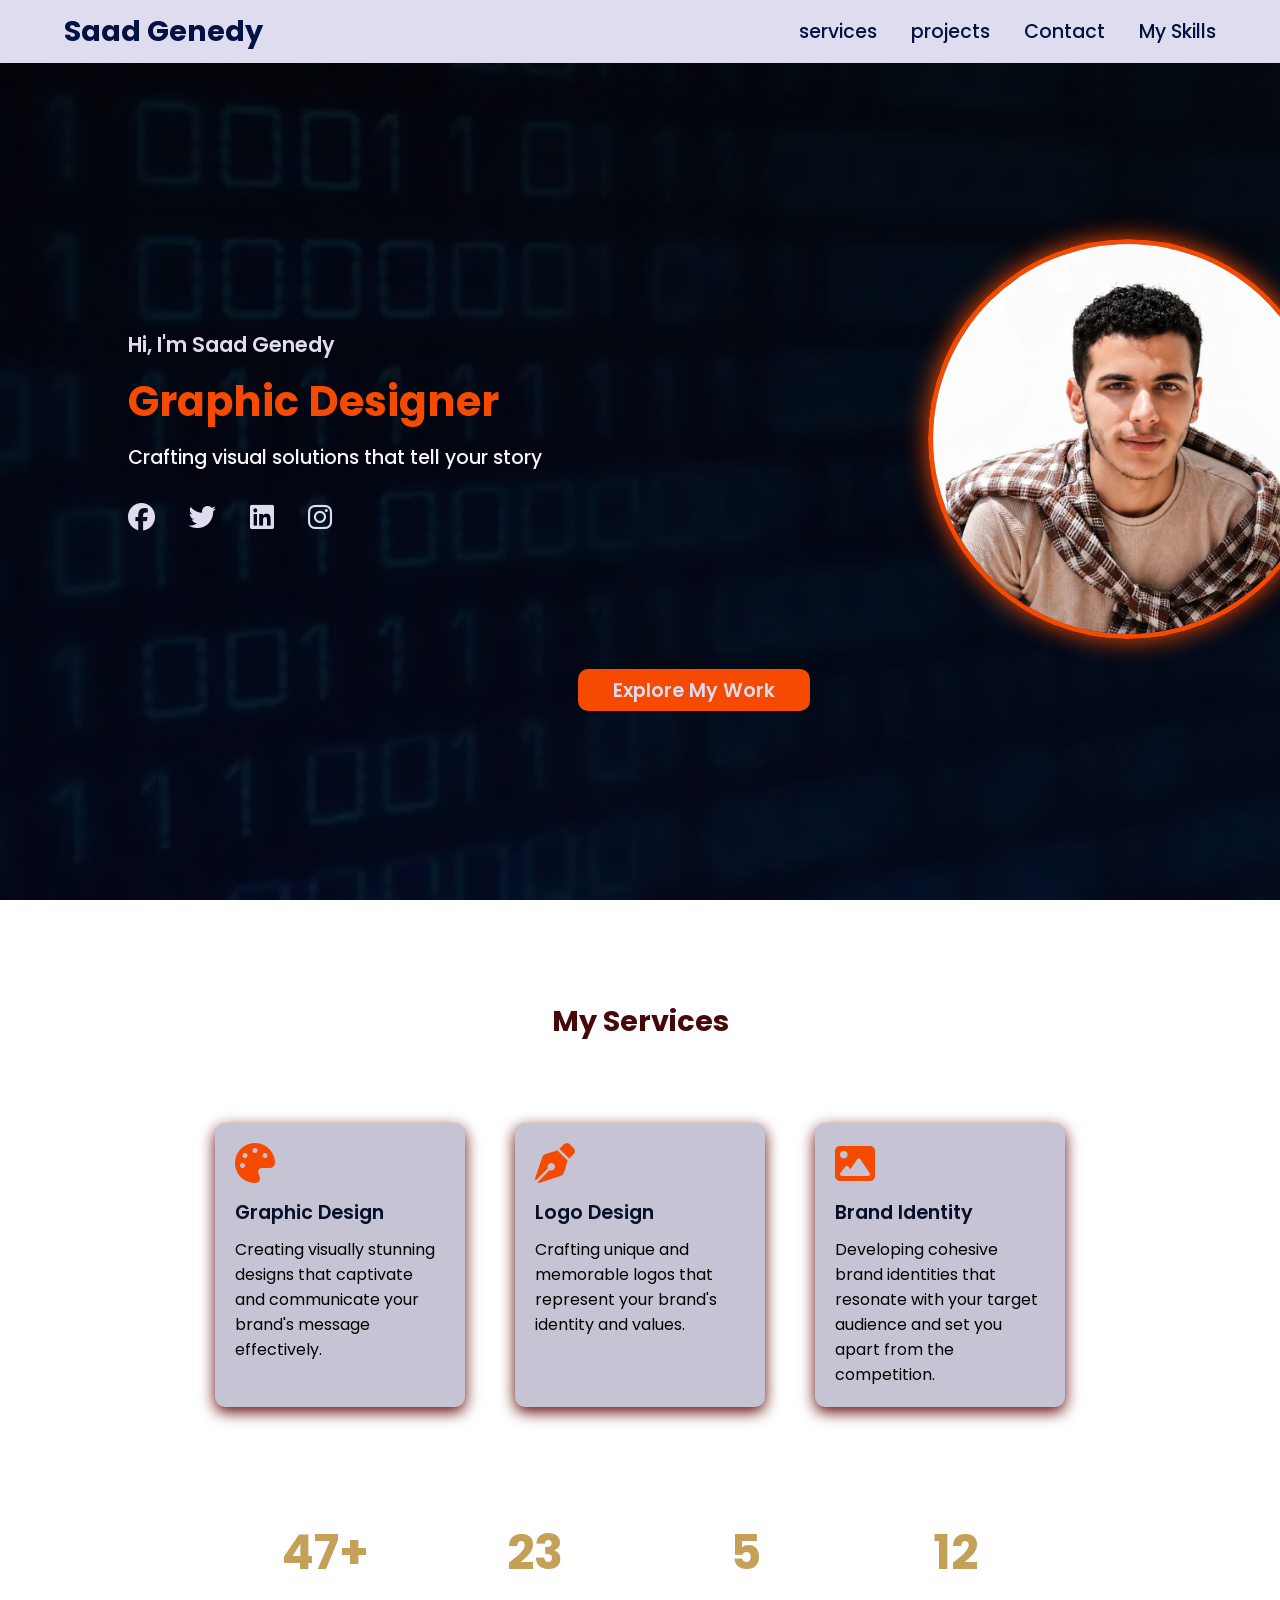
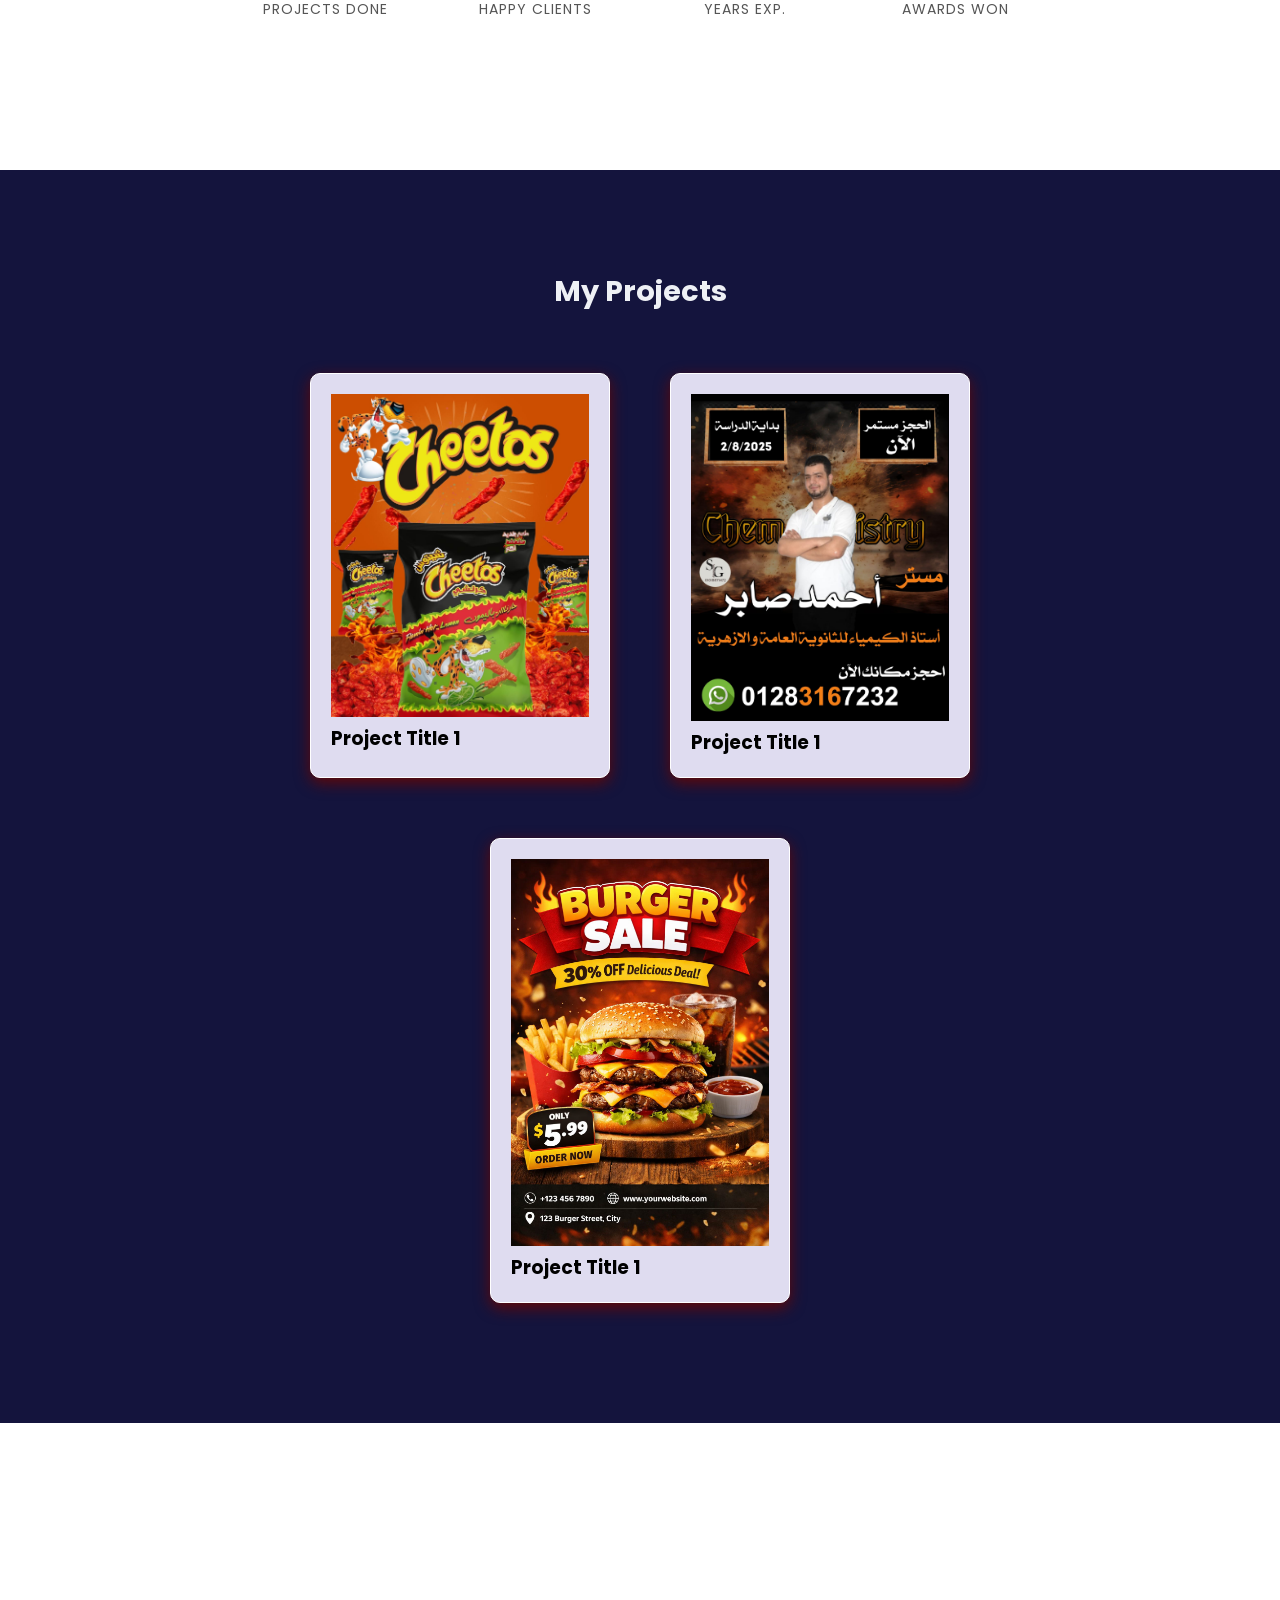
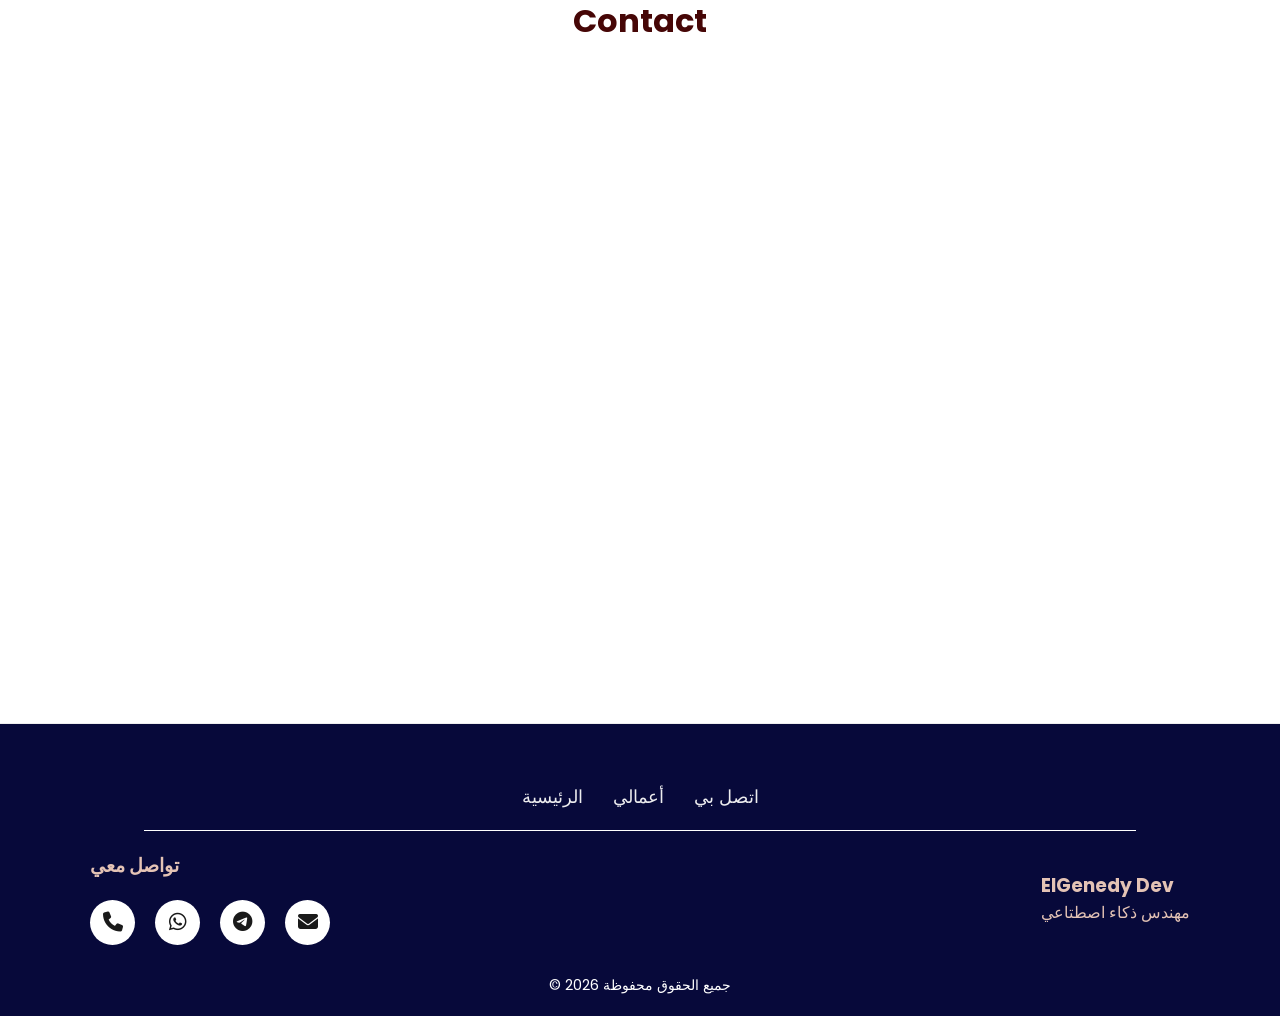
<file: index.html>
<!DOCTYPE html>
<html lang="en">
<head>
    <meta charset="UTF-8">
    <meta http-equiv="X-UA-Compatible" content="IE=edge">
    <meta name="viewport" content="width=device-width, initial-scale=1.0">

    <link rel="stylesheet" href="style1.css">
    <link rel="stylesheet" href="https://cdnjs.cloudflare.com/ajax/libs/font-awesome/6.5.1/css/all.min.css">

    <script src="main.js"></script>

    <title>Saad Genedy</title>
    <link rel="icon" href="saadmo.jpeg" type="image/x-icon">
</head>
<body>
    <header>
       
             <a href="#" class="logo">Saad Genedy</a>
        </div>
       
    
        <nav class="navigation">
                <a href="#services">services</a>
                <a href="#projects">projects</a>
                <a href="#contact">Contact</a>
                <a href="skills.html">My Skills</a>
        
        </nav>
    </header>
    
<section class="home" id="home">
    
    <div class="content">
         
        <h2>Hi, I'm Saad Genedy <br> <span>Graphic Designer</span></h2>
        <p>Crafting visual solutions that tell your story</p><br>
        
        <div class="social-icons">
            <a href="https://www.facebook.com/share/15q5STeLfmG/"><i class="fa-brands fa-facebook"></i></a>
            <a href="https://x.com/SaadmSaadGenedy"><i class="fa-brands fa-twitter"></i></a>  
            <a href="https://www.linkedin.com/in/saad-mohamedsaad-genedy-98134b387?utm_source=share_via&utm_content=profile&utm_medium=member_android"><i class="fa-brands fa-linkedin"></i></a>
            <a href="https://www.instagram.com/eng.saadmogenedy?igsh=ZTNpZHlhMjg5dWY0"><i class="fa-brands fa-instagram"></i></a>
         </div>
        <div class="image-box">
          <div class="home-image">
            <img src="saadmo.jpeg" alt="Saad Genedy">
         <a href="#projects" class="home-btn">Explore My Work</a>
        
        </div>
         </div>
    </div>
</section>
    
 <section class="services" id="services">
        <h2 class="services-tytle">My Services</h2><br>
        <div class="services-boxes">
            <div class="service-box">
                <i class="fa-solid fa-palette"></i>
                <h3>Graphic Design</h3>
                <p>Creating visually stunning designs that captivate and communicate your brand's message effectively.</p>
            </div>
            <div class="service-box">
                <i class="fa-solid fa-pen-nib"></i>
                <h3>Logo Design</h3>
                <p>Crafting unique and memorable logos that represent your brand's identity and values.</p>
            </div>
            <div class="service-box">
                <i class="fa-solid fa-image"></i>
                <h3>Brand Identity</h3>
                <p>Developing cohesive brand identities that resonate with your target audience and set you apart from the competition.</p>
            </div><br>
        </div>
       <div class="stats-container">
  <div class="stat-item">
    <span class="number">47+</span>
    <span class="label">PROJECTS DONE</span>
  </div>
  
  <div class="stat-item">
    <span class="number">23</span>
    <span class="label">HAPPY CLIENTS</span>
  </div>
  
  <div class="stat-item">
    <span class="number">5</span>
    <span class="label">YEARS EXP.</span>
  </div>
  
  <div class="stat-item">
    <span class="number">12</span>
    <span class="label">AWARDS WON</span>
  </div>
</div>
 </section>
 



 <section class="projects" id="projects">
        <h2 class="projects-title">My Projects</h2>
        <div class="content-boxes">
       
           
           
             <div class="project-box">
                <img src="d.jpeg" alt="Project 2">
                <h3>Project Title 1</h3>
                
            </div>
             <div class="project-box">
                <img src="k.jpeg" alt="Project 2">
                <h3>Project Title 1</h3>
               </div>
                 <div class="project-box">
                <img src="s.jpeg" alt="Project 2">
                <h3>Project Title 1</h3></div>
                </div>
        </div></section>
    
<section class="contact" id="contact">
    <h2 class="contact-title">Contact</h2>

    <div class="contact-container">
        <form class="contact-form">

            <!-- Name -->
            <label for="name">Name</label>
            <input type="text" name="name" id="name" placeholder="Enter your name">

            <!-- Email -->
            <label for="email">Email</label>
            <input type="email" name="email" id="email" placeholder="Enter Your Email @azhar.adu.eg">

            <!-- Password -->
            <label for="password">Password</label>
            <input type="password" name="password" id="password" placeholder="Enter your password">

            <button type="submit">Submit</button>
      

        </form>
    </div>
</section>

<footer class="main-footer">
  
 <div class="footer-links">
            <a href="#home">الرئيسية</a>
            <a href="#projects">أعمالي</a>
            <a href="#contact">اتصل بي</a>
        </div>

<hr class="footer-divider">


    <div class="footer-content">
        <div class="footer-info">
            <h3>ElGenedy Dev</h3>
            <p>مهندس ذكاء اصطتاعي</p>
        </div>
       <div class="contact-methods">
    <h3>تواصل معي</h3>
    
    <div class="contact-item">
        <a href="tel:+201200301617"><i class="fa-solid fa-phone"></i></a>
        <a href="https://wa.me/201018871472"><i class="fa-brands fa-whatsapp"></i></a>
        <a href="https://t.me/@usersaadmohamed"><i class="fa-brands fa-telegram"></i></a>
        <a href="mailto:saadmohamedsaad220@gmail.com"><i class="fa-solid fa-envelope"></i></a>
    </div>
</div>
    </div>
      

    <div class="footer-bottom">
        <p>&copy; 2026 جميع الحقوق محفوظة</p>
    </div>
</footer>

</body>
</html>
</file>
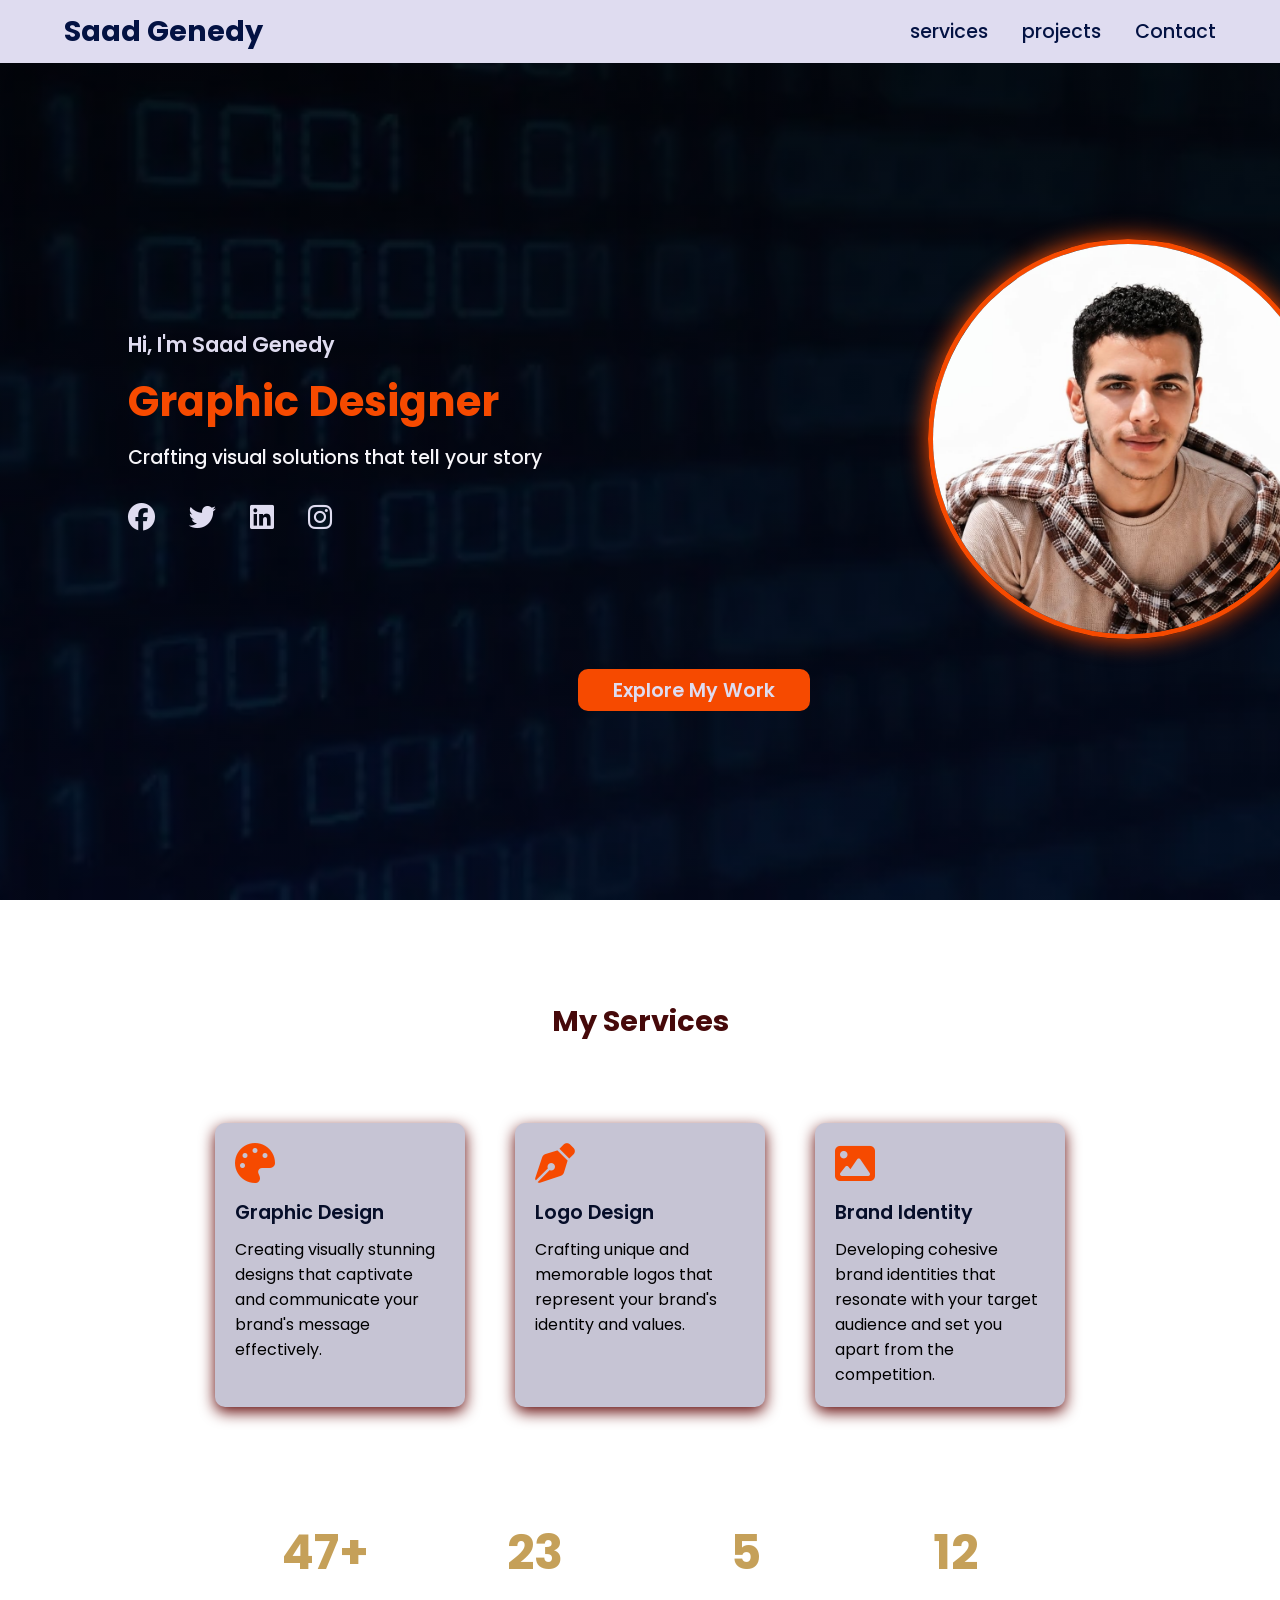
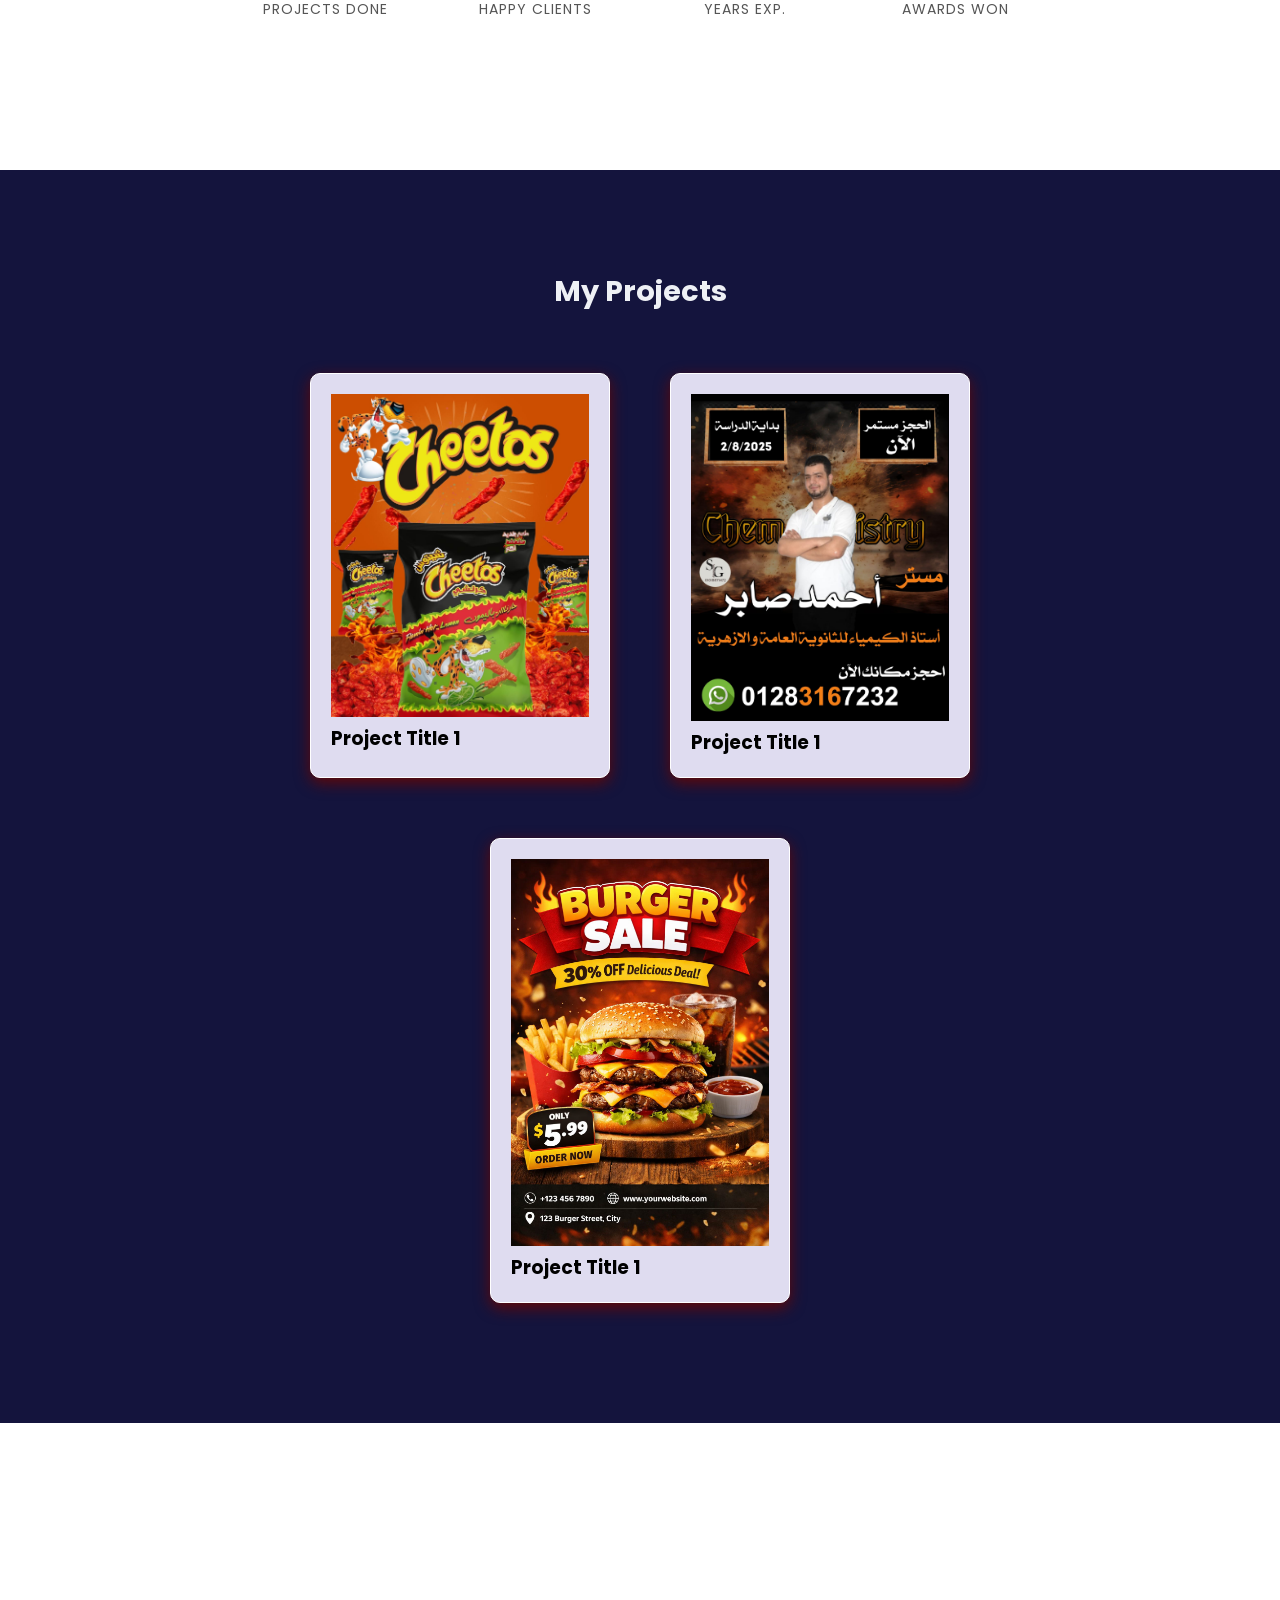
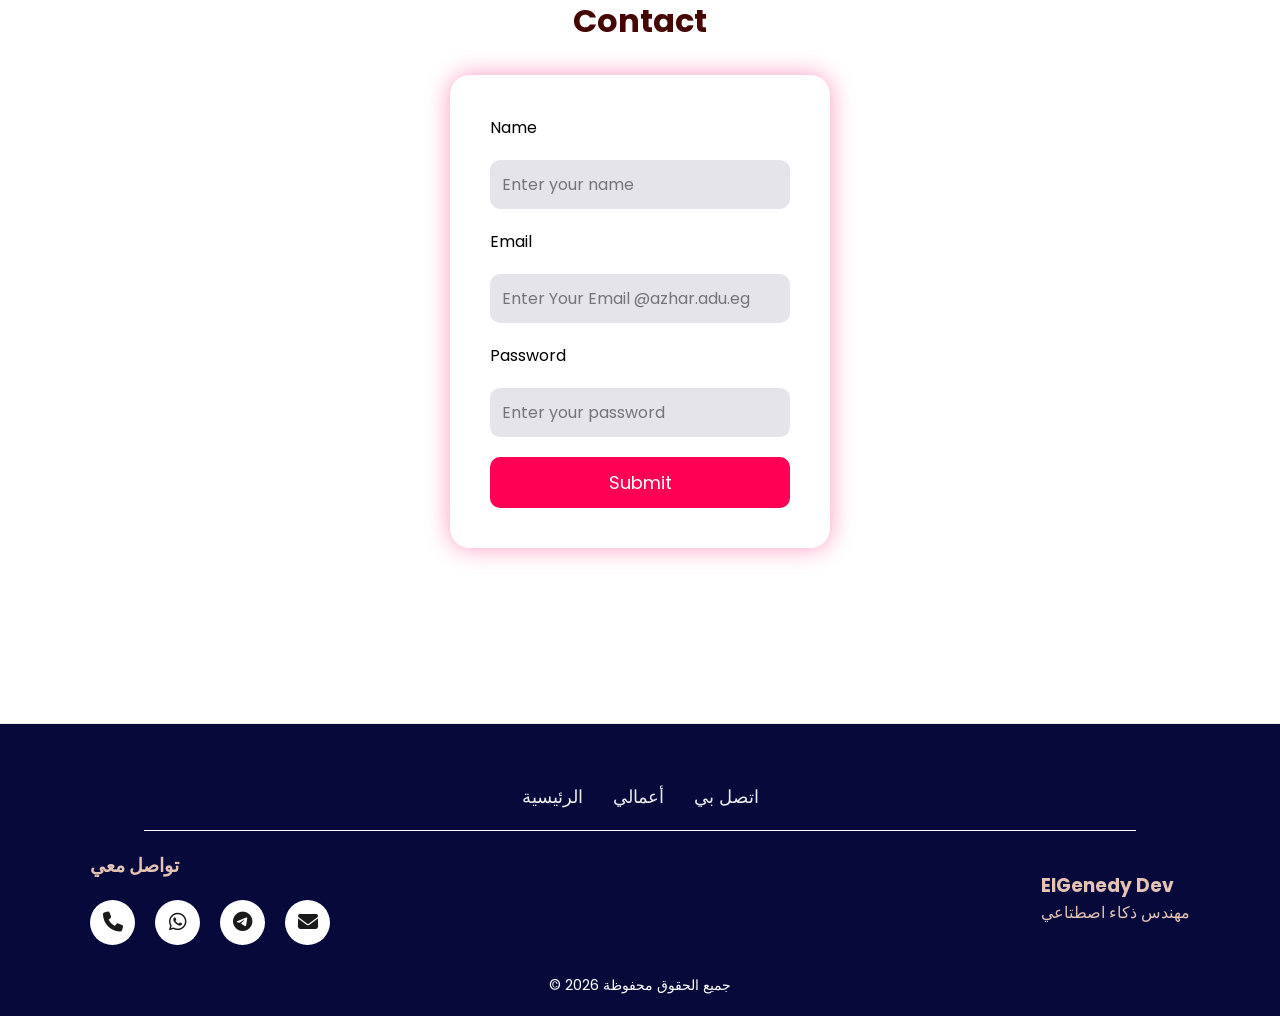
<file: index1.html>
<!DOCTYPE html>
<html lang="en">
<head>
    <meta charset="UTF-8">
    <meta http-equiv="X-UA-Compatible" content="IE=edge">
    <meta name="viewport" content="width=device-width, initial-scale=1.0">

    <link rel="stylesheet" href="style1.css">
    <link rel="stylesheet" href="https://cdnjs.cloudflare.com/ajax/libs/font-awesome/6.5.1/css/all.min.css">

    <script src="main.js"></script>

    <title>Saad Genedy</title>
    <link rel="icon" href="saadmo.jpeg" type="image/x-icon">
</head>
<body>
    <header>
       
             <a href="#" class="logo">Saad Genedy</a>
        </div>
       
    
        <nav class="navigation">
                <a href="#services">services</a>
                <a href="#projects">projects</a>
                <a href="#contact">Contact</a>
        
        </nav>
    </header>
    
<section class="home" id="home">
    
    <div class="content">
         
        <h2>Hi, I'm Saad Genedy <br> <span>Graphic Designer</span></h2>
        <p>Crafting visual solutions that tell your story</p><br>
        
        <div class="social-icons">
            <a href="https://www.facebook.com/share/15q5STeLfmG/"><i class="fa-brands fa-facebook"></i></a>
            <a href="https://x.com/SaadmSaadGenedy"><i class="fa-brands fa-twitter"></i></a>  
            <a href="https://www.linkedin.com/in/saad-mohamedsaad-genedy-98134b387?utm_source=share_via&utm_content=profile&utm_medium=member_android"><i class="fa-brands fa-linkedin"></i></a>
            <a href="https://www.instagram.com/eng.saadmogenedy?igsh=ZTNpZHlhMjg5dWY0"><i class="fa-brands fa-instagram"></i></a>
         </div>
        <div class="image-box">
          <div class="home-image">
            <img src="saadmo.jpeg" alt="Saad Genedy">
         <a href="#projects" class="home-btn">Explore My Work</a>
        
        </div>
         </div>
    </div>
</section>
    
 <section class="services" id="services">
        <h2 class="services-tytle">My Services</h2><br>
        <div class="services-boxes">
            <div class="service-box">
                <i class="fa-solid fa-palette"></i>
                <h3>Graphic Design</h3>
                <p>Creating visually stunning designs that captivate and communicate your brand's message effectively.</p>
            </div>
            <div class="service-box">
                <i class="fa-solid fa-pen-nib"></i>
                <h3>Logo Design</h3>
                <p>Crafting unique and memorable logos that represent your brand's identity and values.</p>
            </div>
            <div class="service-box">
                <i class="fa-solid fa-image"></i>
                <h3>Brand Identity</h3>
                <p>Developing cohesive brand identities that resonate with your target audience and set you apart from the competition.</p>
            </div><br>
        </div>
       <div class="stats-container">
  <div class="stat-item">
    <span class="number">47+</span>
    <span class="label">PROJECTS DONE</span>
  </div>
  
  <div class="stat-item">
    <span class="number">23</span>
    <span class="label">HAPPY CLIENTS</span>
  </div>
  
  <div class="stat-item">
    <span class="number">5</span>
    <span class="label">YEARS EXP.</span>
  </div>
  
  <div class="stat-item">
    <span class="number">12</span>
    <span class="label">AWARDS WON</span>
  </div>
</div>
 </section>
 



 <section class="projects" id="projects">
        <h2 class="projects-title">My Projects</h2>
        <div class="content-boxes">
       
           
           
             <div class="project-box">
                <img src="d.jpeg" alt="Project 2">
                <h3>Project Title 1</h3>
                
            </div>
             <div class="project-box">
                <img src="k.jpeg" alt="Project 2">
                <h3>Project Title 1</h3>
               </div>
                 <div class="project-box">
                <img src="s.jpeg" alt="Project 2">
                <h3>Project Title 1</h3></div>
                </div>
        </div></section>
    
<section class="contact" id="contact">
    <h2 class="contact-title">Contact</h2>

    <div class="contact-container">
        <form class="contact-form">

            <!-- Name -->
            <label for="name">Name</label>
            <input type="text" name="name" id="name" placeholder="Enter your name">

            <!-- Email -->
            <label for="email">Email</label>
            <input type="email" name="email" id="email" placeholder="Enter Your Email @azhar.adu.eg">

            <!-- Password -->
            <label for="password">Password</label>
            <input type="password" name="password" id="password" placeholder="Enter your password">

            <button type="submit">Submit</button>
      

        </form>
    </div>
</section>

<footer class="main-footer">
  
 <div class="footer-links">
            <a href="#home">الرئيسية</a>
            <a href="#projects">أعمالي</a>
            <a href="#contact">اتصل بي</a>
        </div>

<hr class="footer-divider">


    <div class="footer-content">
        <div class="footer-info">
            <h3>ElGenedy Dev</h3>
            <p>مهندس ذكاء اصطتاعي</p>
        </div>
       <div class="contact-methods">
    <h3>تواصل معي</h3>
    
    <div class="contact-item">
        <a href="tel:+201200301617"><i class="fa-solid fa-phone"></i></a>
        <a href="https://wa.me/201018871472"><i class="fa-brands fa-whatsapp"></i></a>
        <a href="https://t.me/@usersaadmohamed"><i class="fa-brands fa-telegram"></i></a>
        <a href="mailto:saadmohamedsaad220@gmail.com"><i class="fa-solid fa-envelope"></i></a>
    </div>
</div>
    </div>
      

    <div class="footer-bottom">
        <p>&copy; 2026 جميع الحقوق محفوظة</p>
    </div>
</footer>

</body>
</html>
</file>
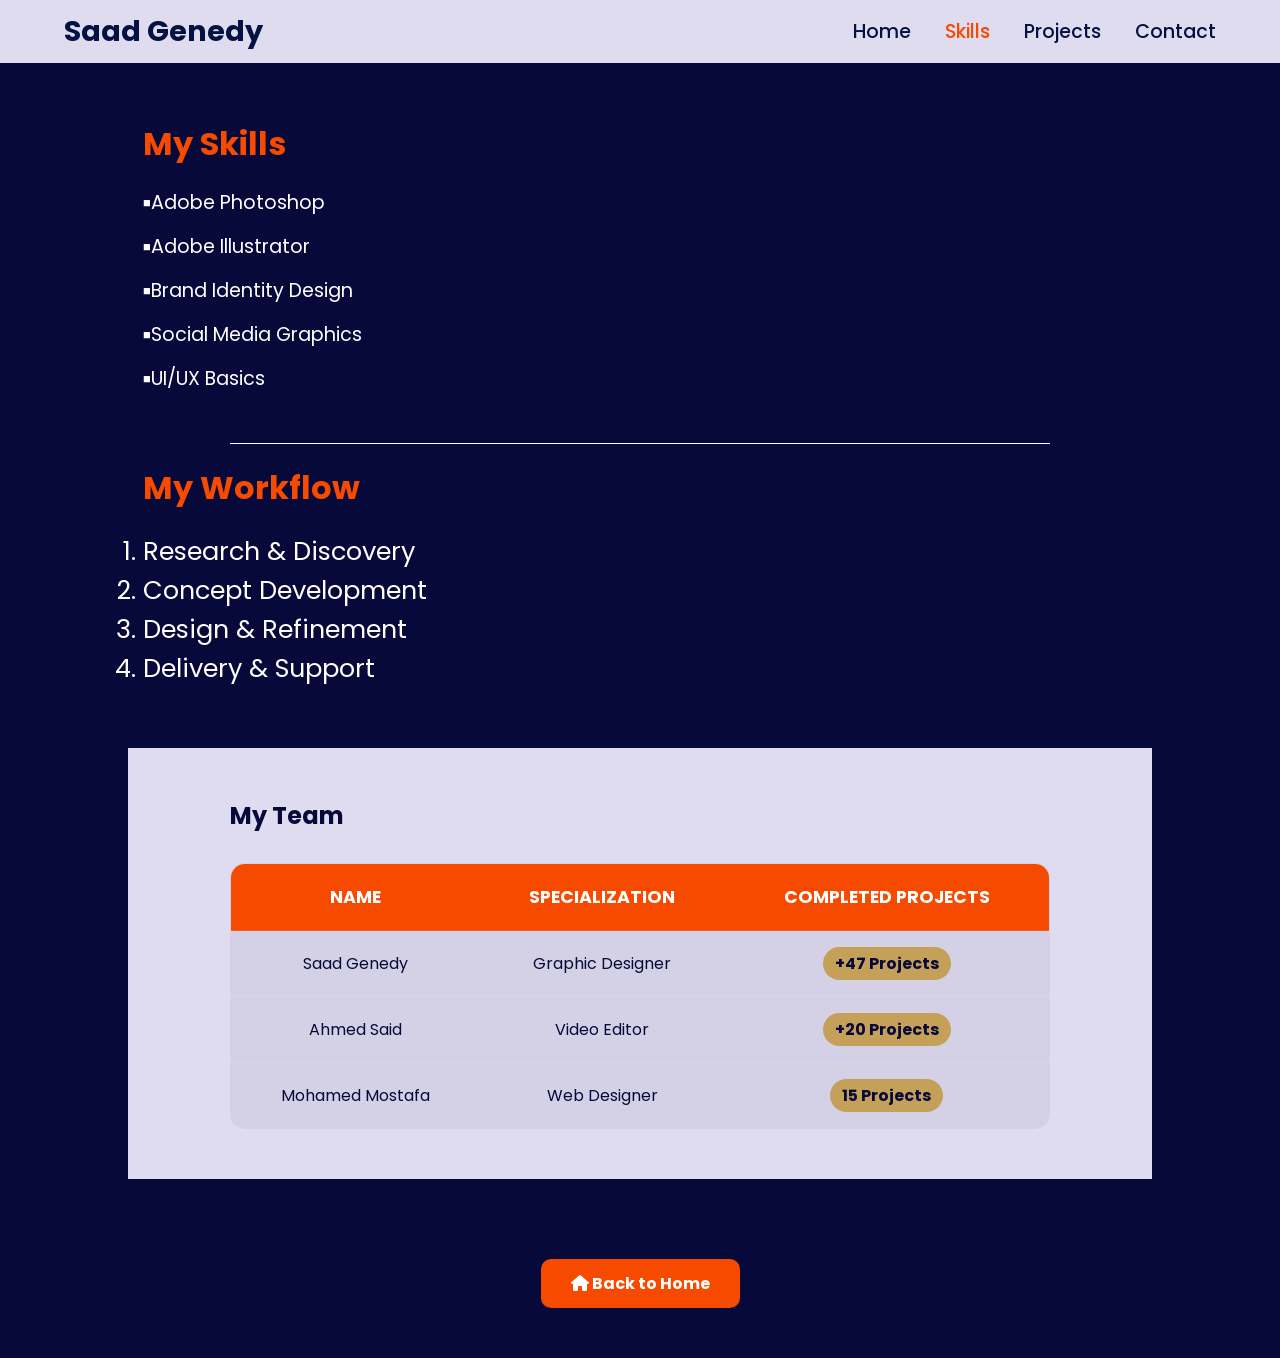
<file: skills.html>
<!DOCTYPE html>
<html lang="en" dir="ltr">
<head>
    <meta charset="UTF-8">
    <meta name="viewport" content="width=device-width, initial-scale=1.0">
    <title>Saad Genedy - Skills</title>
    <link rel="stylesheet" href="style1.css">
    <link rel="stylesheet" href="https://cdnjs.cloudflare.com/ajax/libs/font-awesome/6.0.0/css/all.min.css">
    <style>
        .head{
 
    width: 100%;
    height: 100vh;  
    display: flex;
    border-radius: 50%;
   
}
header{
    position: fixed;
    top: 0;
    left: 0;
    width: 100%;
    padding: 10px 5%;
    display: flex;
    justify-content: space-between;
    align-items: center;
    background: #dfdcf0;
    z-index: 1000;
}
.logo-name{
    display: flex;
    align-items: center;
    gap: 10px;
    width: 45px;
    height: 45px;
    border-radius: 50%;
    object-fit: cover;
}
.logo{
    color: #031243;
    font-size: 1.8em;
    font-weight: 700;
    text-decoration: none;
}
        body {
            background-color: #07093a; 
            color: #ffffff;
            font-family: 'Poppins', sans-serif;
            margin: 0;
            padding: 0;
        }

        .skills-page {
            padding: 120px 10% 50px;
        }

       
        .content-section {
            text-align: left;
            margin-bottom: 50px;
        }

        .content-section h2 {
            color: #f64a00;
            font-size: 2rem;
            margin-bottom: 20px;
            
            padding-left: 15px;
        }

        .skills-list {
            list-style: none;
            padding: 0;
        }

        .skills-list li {
            font-size: 1.2rem;
            margin-bottom: 15px;
            display: flex;
            align-items: center;
        }

        .skills-list li::before {
            content: "■";
            color: #ffffff;
            margin-left: 15px;
            font-size: 0.8rem;
        }
        
       .content-section ol {
            text-align: left;
            margin-bottom: 50px;
           
            font-size: 1.6rem;            margin-bottom: 20px;
           
            padding-left: 15px;
        }
        

        

        /* تنسيق الجدول */
        .team-section {
            margin-top: 60px;
            background-color: #dfdcf0;
            padding: 50px 10%;
            color: #07093a;

        }

        .team-table-container {
            overflow-x: auto;
            margin-top: 30px;
        }

        table {
            width: 100%;
            border-collapse: collapse;
            background: rgba(13, 5, 41, 0.05);
            border-radius: 15px;
            overflow: hidden;
            border: 1px solid rgba(246, 74, 0, 0.3);
        }

        th, td {
            padding: 20px;
            text-align: center;
            border-bottom: 1px solid rgba(255, 255, 255, 0.1);
        }

        th {
            background-color: #f64a00;
            color: white;
            font-size: 1.1rem;
            text-transform: uppercase;
        }

        tr:hover {
            background: rgba(246, 74, 0, 0.1);
            transition: 0.3s;
        }

        .stat-badge {
            background: #c5a059;
            color: #07093a;
            padding: 5px 12px;
            border-radius: 20px;
            font-weight: bold;
        }

        .back-btn {
            display: inline-block;
            margin-top: 40px;
            background: #f64a00;
            color: white;
            text-decoration: none;
            padding: 12px 30px;
            border-radius: 10px;
            transition: 0.3s;
            font-weight: bold;
        }

        .back-btn:hover {
            background: #dfdcf0;
            color: #f64a00;
            box-shadow: 0 0 20px #f64a00;
        }
    </style>
</head>
<body>

    <header>
        <a href="index.html" class="logo">Saad Genedy</a>
        <nav class="navigation">
            <a href="index.html">Home</a>
            <a href="skills.html" style="color: #f64a00;">Skills</a>
            <a href="index.html#projects">Projects</a>
            <a href="index.html#contact">Contact</a>
        </nav>
    </header>

    <section class="skills-page">
        
        <div class="content-section">
            <h2>My Skills</h2>
            <ul class="skills-list">
                <li>Adobe Photoshop</li>
                <li>Adobe Illustrator</li>
                <li>Brand Identity Design</li>
                <li>Social Media Graphics</li>
                <li>UI/UX Basics</li>
            </ul>
        </div>
<hr class="footer-divider">
        <div class="content-section">
            <h2 style="border-left-color: #c5a059;">My Workflow</h2>
            <ol>
                <li> Research & Discovery</li>
                <li> Concept Development</li>
                <li> Design & Refinement</li>
                <li> Delivery & Support </li>
            </ol>
        </div>

        <div class="team-section">
            <h2>My Team</h2>
            <div class="team-table-container">
                <table>
                    <thead>
                        <tr>
                            <th>Name</th>
                            <th>Specialization</th>
                            <th>Completed Projects</th>
                        </tr>
                    </thead>
                    <tbody>
                        <tr>
                            <td>Saad Genedy</td>
                            <td>Graphic Designer</td>
                            <td><span class="stat-badge">+47 Projects</span></td>
                        </tr>
                        <tr>
                            <td>Ahmed Said</td>
                            <td>Video Editor</td>
                            <td><span class="stat-badge">+20 Projects</span></td>
                        </tr>
                        <tr>
                            <td>Mohamed Mostafa</td>
                            <td>Web Designer</td>
                            <td><span class="stat-badge">15 Projects</span></td>
                        </tr>
                    </tbody>
                </table>
            </div>
        </div>

        <div style="text-align: center; margin-top: 40px;">
            <a href="index.html" class="back-btn"><i class="fa-solid fa-house"></i> Back to Home</a>
        </div>

    </section>

</body>
</html>
</file>
<file: style1.css>
@import url('https://fonts.googleapis.com/css2?family=Poppins:ital,wght@0,100;0,200;0,300;0,400;0,500;0,600;0,700;0,800;0,900;1,100;1,200;1,300;1,400;1,500;1,600;1,700;1,800;1,900&display=swap');
*{

    margin: 0;
    padding: 0;
    box-sizing: border-box;
    font-family: 'Poppins', sans-serif;
    scroll-behavior: smooth;
}
.head{
 
    width: 100%;
    height: 100vh;  
    display: flex;
    border-radius: 50%;
   
}
header{
    position: fixed;
    top: 0;
    left: 0;
    width: 100%;
    padding: 10px 5%;
    display: flex;
    justify-content: space-between;
    align-items: center;
    background: #dfdcf0;
    z-index: 1000;
}
.logo-name{
    display: flex;
    align-items: center;
    gap: 10px;
    width: 45px;
    height: 45px;
    border-radius: 50%;
    object-fit: cover;
}
.logo{
    color: #031243;
    font-size: 1.8em;
    font-weight: 700;
    text-decoration: none;
}
.navigation a{
    color: #031243;
    font-size: 1.2em;
    font-weight: 500;
    text-decoration: none;
    margin-left: 30px;
}
.navigation a:hover{
    color: #783e42;
}
section{
      
        padding: 100px 200px;     
}

.home{
    display:flex;
    justify-content: space-between;
    padding:260px 10% 80px;
    width: 100%;
    display: flex;
    min-height:100vh;
    align-items: center;
    background-image:linear-gradient(  rgba(1, 2, 7, 0.6),
    rgba(3, 9, 37, 0.5) ),
     url("saad.jpg");
    background-size: cover;
    background-position: center;
    gap: 50px;}
.home h2{
    color: #dfdcf0;
    font-size: 1.3em;
    font-weight: 600;
}
  .home h2 span{
    display: block;
    margin-top: 10px;
    color: #f64a00; 
    font-size: 2.0em;
    font-weight: 700;
}
.home p{
    color: #f6f5f9;
    font-size: 1.2em;
    font-weight: 500;
    margin-top: 10px;
}

.home-btn{
    display: inline-block;
    margin-top: 30px;
    margin-bottom: 40px;
    padding: 6.5px 35px;
    margin-left: 450px;
    margin-right: 0;
    width: fit-content;
    background-color: #f64a00;
    color: #dfdcf0;
    font-size: 1.2em;
    font-weight: 600;
    text-decoration: none;
    transition: 0.7s;
    border-radius: 10px;
}
.home-btn:hover{
    background-color: #dfdcf0;
    color: #f64a00;
    box-shadow: 0 0 15px #f64a00;
}


.home-image img{
    width: 400px;
    height: 400px;
     margin-left: 800px;
    margin-right: 0;
    display: block;
   margin-top: -300px;
    border : 5px solid #f64a00;
    border-radius: 50%;
    object-fit: cover;
    box-shadow: 0 0 25px #f64a00;
    transform: 0.4s ease-in-out;
}

.home-image img:hover{
    box-shadow: 0 0 25px #f64a00;
    transform: scale(1.02);
}


.social-icons a{
    color: #dfdcf0;
    font-size: 1.7em;
padding-right: 30px;
    text-decoration: none;
}

.services-tytle{
    justify-content: center;
    color: #46090a;
    display: flex;
    font-size: 1.8em;
    font-weight: 700;
    text-align: center;
    margin-bottom: 40px;
} 
.services-boxes{
    display: flex;
    justify-content: center;
    flex-wrap: wrap;
     flex-direction: row;

}
.service-box{
    background-color: #c6c4d4;
    width: 250px;
    box-shadow: 0 5px 15px #630808;
    border-radius: 10px;
    padding: 20px;
    margin: 15px;
}

.service-box:hover{
    box-shadow: 0 5px 15px #f64a00;
    transform: scale(1.1);
}
.service-box i{
    color: #f64a00;
    font-size: 2.5em;
    margin-bottom: 15px;
}
.service-box h3{
    color: #060e29;
    font-size: 1.2em;
    font-weight: 600;
     width: 250px;
    margin-bottom: 10px;
     justify-content: center;
    align-items: center;
}
.stats-container {
  display: flex;
  justify-content: space-around; /* توزيع متساوي */
  align-items: center;
  padding: 40px 20px;
  background-color: #fff; /* خلفية بيضاء */
  text-align: center;
  font-family: sans-serif; /* أو أي خط تفضله */
}

.stat-item {
  display: flex;
  flex-direction: column; /* الأرقام فوق الكلام */
  border-radius: 10px;
}

.number {
  font-size: 48px; /* حجم الرقم */
  font-weight: bold;
  color: #c5a059; /* اللون الذهبي القريب من الصورة */
  margin-bottom: 10px;
}

.label {
  font-size: 14px;
  color: #555; /* لون رمادي للكلام */
  text-transform: uppercase; /* حروف كبيرة */
  letter-spacing: 1px; /* مسافة بين الحروف */
}

.stat-item:hover{
    box-shadow: 0 5px 15px #e4c3b5;
    transform: scale(1.1);
}

.projects{
background-color: #14143d;
}
.projects-title{
    justify-content: center;
    color: #eef0f5;
    display:flex;
    font-size: 1.8em;
    font-weight: 700;
    text-align: center;
    margin-bottom: 40px;

}
.project-box{
    background-color: #dfdcf0;
    border: 1px solid #ffff;
    min-height: 14em;
    width: 300px;
    box-shadow: 0 5px 15px #630808;
    border-radius: 10px;
    padding: 20px;
    overflow: hidden;
    margin: 20px;
    border-radius: 10px;
    transition: 0.7s ease;
     
}
.project-box:hover{
    box-shadow: 0 5px 15px #1b1a74;
    transform: scale(1.1);
}
.project-box img{
    width: 100%;
}
#contact{
   
  
    background-color: #ffff;
    min-height: 100vh;
    width: 100%;
    display: flex;
    justify-content:center ;
    align-items: center;


}
.contact {
    display: flex;
    flex-direction: column;
    align-items: center;
    justify-content: center;
    padding: 80px 20px;
}

.contact-title {
    color: rgb(70, 6, 6);
    font-size: 32px;
    margin-bottom: 30px;
}

.contact-container {
    background: rgba(255, 255, 255, 0.1);
    padding: 40px;
    border-radius: 20px;
    backdrop-filter: blur(10px);
    box-shadow: 0 0 25px rgba(255, 0, 100, 0.4);
}

.contact-form {
   
  
    display: flex;
    flex-direction: column;
    gap: 20px;
    width: 300px;
}

.contact-form input {
   background-color: #e5e4eb;
    padding: 12px;
    border: none;
    border-radius: 10px;
    outline: none;
    font-size: 16px;
}

.contact-form input:focus {
    border: 2px solid #ff0055;
}

.contact-form button {
    padding: 12px;
    border: none;
    border-radius: 10px;
    background: #ff0055;
    color: white;
    font-size: 18px;
    cursor: pointer;
    transition: 0.3s;
}

.contact-form button:hover {
    background: #ff3366;
    transform: scale(1.05);
}/* ================= FOOTER ================= */

.main-footer {
    width: 100%;
    padding: 60px 20px 20px;
    background-color: #07093a;
    border-top: 1px solid #eee;

    font-family: 'Segoe UI', Tahoma, Geneva, Verdana, sans-serif;
    color: #e4c3b5;

    overflow: hidden;
    transition: 0.3s ease;
    box-sizing: border-box;
}

/* ================= STATS SECTION ================= */

.stats-section {
    display: flex;
    justify-content: center;
    flex-wrap: wrap;
    gap: 20px;

    max-width: 100%;
    margin: 0 auto 40px;
    text-align: center;
}

.stat-item {
    flex: 1 1 150px;
    min-width: 120px;
    margin: 10px;
}

.stat-number {
    display: block;
    margin-bottom: 5px;

    font-size: 3rem;
    font-weight: bold;
    color: #c5a059;
}

.stat-label {
    font-size: 0.85rem;
    color: #777;

    letter-spacing: 1.5px;
    text-transform: uppercase;
}

/* ================= DIVIDER ================= */

.footer-divider {
    width: 80%;
    margin: 20px auto;

    border: 0;
    border-top: 1px solid #ffffff;
}

/* ================= FOOTER CONTENT ================= */

.footer-content {
    display: flex;
    justify-content: space-between;
    align-items: center;
    flex-direction: row-reverse;
    flex-wrap: wrap;
    gap: 20px;

    width: 100%;
    max-width: 1100px;
    margin: 20px auto;

    box-sizing: border-box;
}

/* ================= FOOTER LINKS ================= */

.footer-links {
    display: flex;
    flex-wrap: wrap;
    justify-content: center;
    align-items: center;
    gap: 30px;

    margin-bottom: 15px;
}

.footer-links a {
    color: #ececee;
    text-decoration: none;
    font-size: 1.1em;

    transition: color 0.3s ease;
}

.footer-links a:hover {
    color: #c5a059;
}

/* ================= FOOTER BOTTOM ================= */

.footer-bottom {
    margin-top: 30px;
    text-align: center;

    font-size: 0.9rem;
    color: #ffffff;
}

/* ================= FLEX BOXES ================= */

.services-boxes,
.content-boxes {
    display: flex;
    justify-content: center;
    flex-wrap: wrap;
    gap: 20px;
}

/* ================= SOCIAL ICONS ================= */

.contact-item {
    display: flex;
    justify-content: center;
    gap: 20px;

    margin-top: 20px;
}

.contact-item a {
    display: flex;
    justify-content: center;
    align-items: center;

    width: 45px;
    height: 45px;

    background-color: #fff;
    border-radius: 50%;

    text-decoration: none;
    transition: all 0.3s ease;
}

.contact-item a i {
    font-size: 20px;
    color: #1a1a1a;
}

.contact-item a:hover {
    background-color: #c5a059;
    transform: translateY(-5px);
}

.contact-item a:hover i {
    color: #fff;
}

/* ================= RESPONSIVE ================= */

@media (max-width: 768px) {

    .footer-content {
        flex-direction: column;
        text-align: center;
    }

    .stat-number {
        font-size: 2.2rem;
    }

    .footer-links {
        gap: 15px;
    }
}

/* --- كود التجاوب الاحترافي لسعد جنيدي --- */

/* 1. تعديلات التابلت (iPad / Tablets) */
@media screen and (max-width: 1024px) {
    header {
        padding: 10px 5%; /* تقليل المسافات الجانبية */
    }

    section {
        padding: 50px 5%; /* تقليل الـ padding اللي كان 200px */
    }

    .home {
        padding: 150px 5% 50px;
        flex-direction: column;
        text-align: center;
        gap: 30px;
    }

    .home-image img {
        margin-left: 0; /* إلغاء الـ 800px اللي كانت مخرجة الصورة بره */
        margin-top: 0;
        width: 300px;
        height: 300px;
    }

    .home-btn {
        margin-left: 0; /* إلغاء الـ 450px */
        display: inline-block;
    }
    
    .content-boxes {
        flex-wrap: wrap;
        gap: 20px;
    }
}

/* 2. تعديلات الموبايل (iPhone / Android) */
@media screen and (max-width: 768px) {
    header {
        flex-direction: column;
        padding: 15px 5%;
    }

    .navigation {
        margin-top: 10px;
    }

    .navigation a {
        margin: 0 10px;
        font-size: 1rem;
    }

    .home h2 span {
        font-size: 1.5em;
    }

    .home-image img {
        width: 280px;
        height: 280px;
        margin: 20px auto 0; /* توسيط الصورة */
    }

    .service-box, .project-box {
        width: 100%; /* العناصر تأخذ العرض الكامل */
        margin: 10px 0;
    }

    .contact-form {
        width: 100%; /* الفورم تأخذ عرض الشاشة */
    }
}

/* 3. تعديلات خاصة جداً للموبايلات الصغيرة */
@media screen and (max-width: 480px) {
    .home h2 {
        font-size: 1.1em;
    }
    
    .social-icons a {
        padding-right: 15px;
        font-size: 1.4em;
    }
}
</file>
